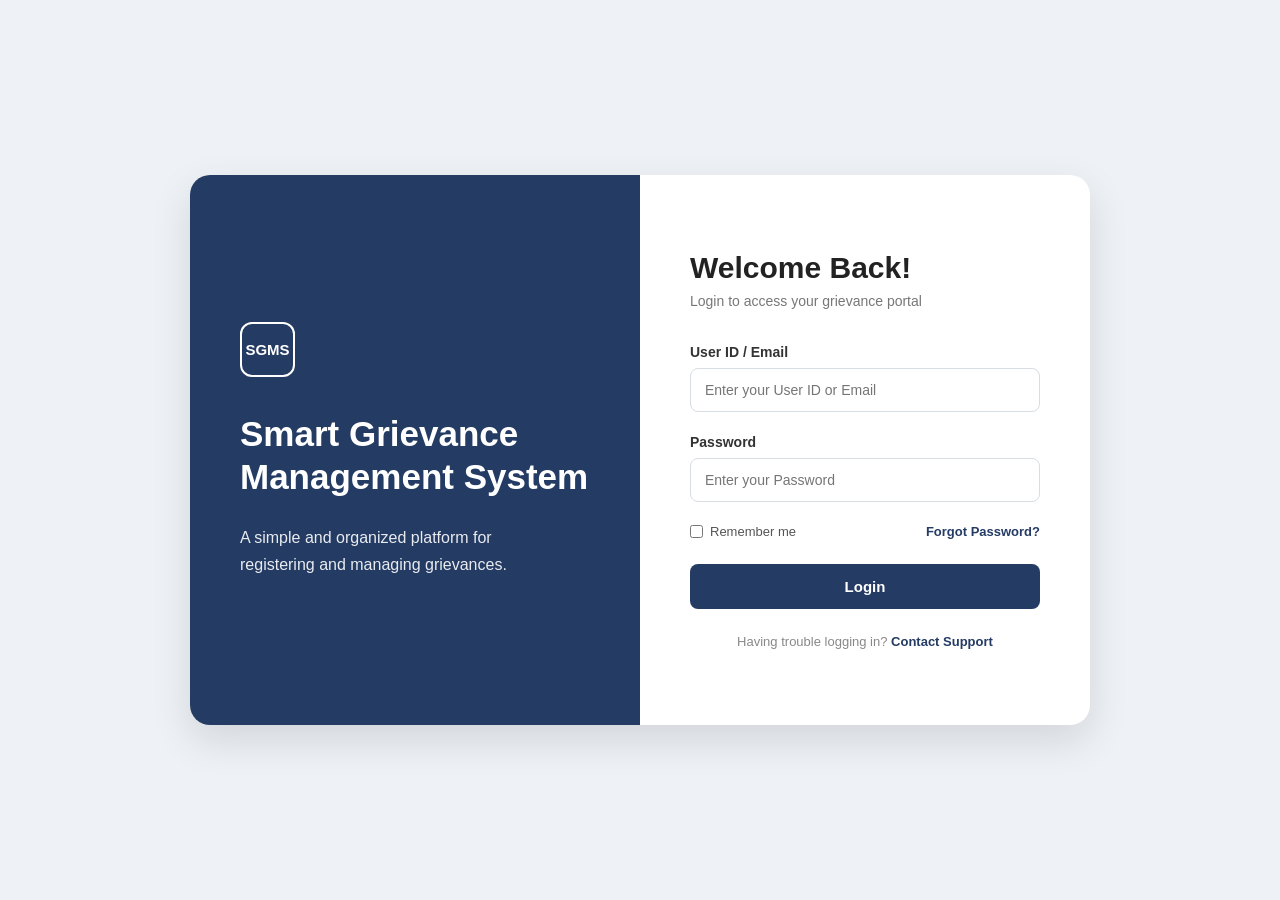
<file: index.html>
<!DOCTYPE html>
<html>
<head>
    <title>SGMS</title>
    <meta http-equiv="refresh" content="0; url=Login%20page/login_page.html">
</head>
<body>
    <p>Redirecting to SGMS Login...</p>
</body>
</html>
</file>
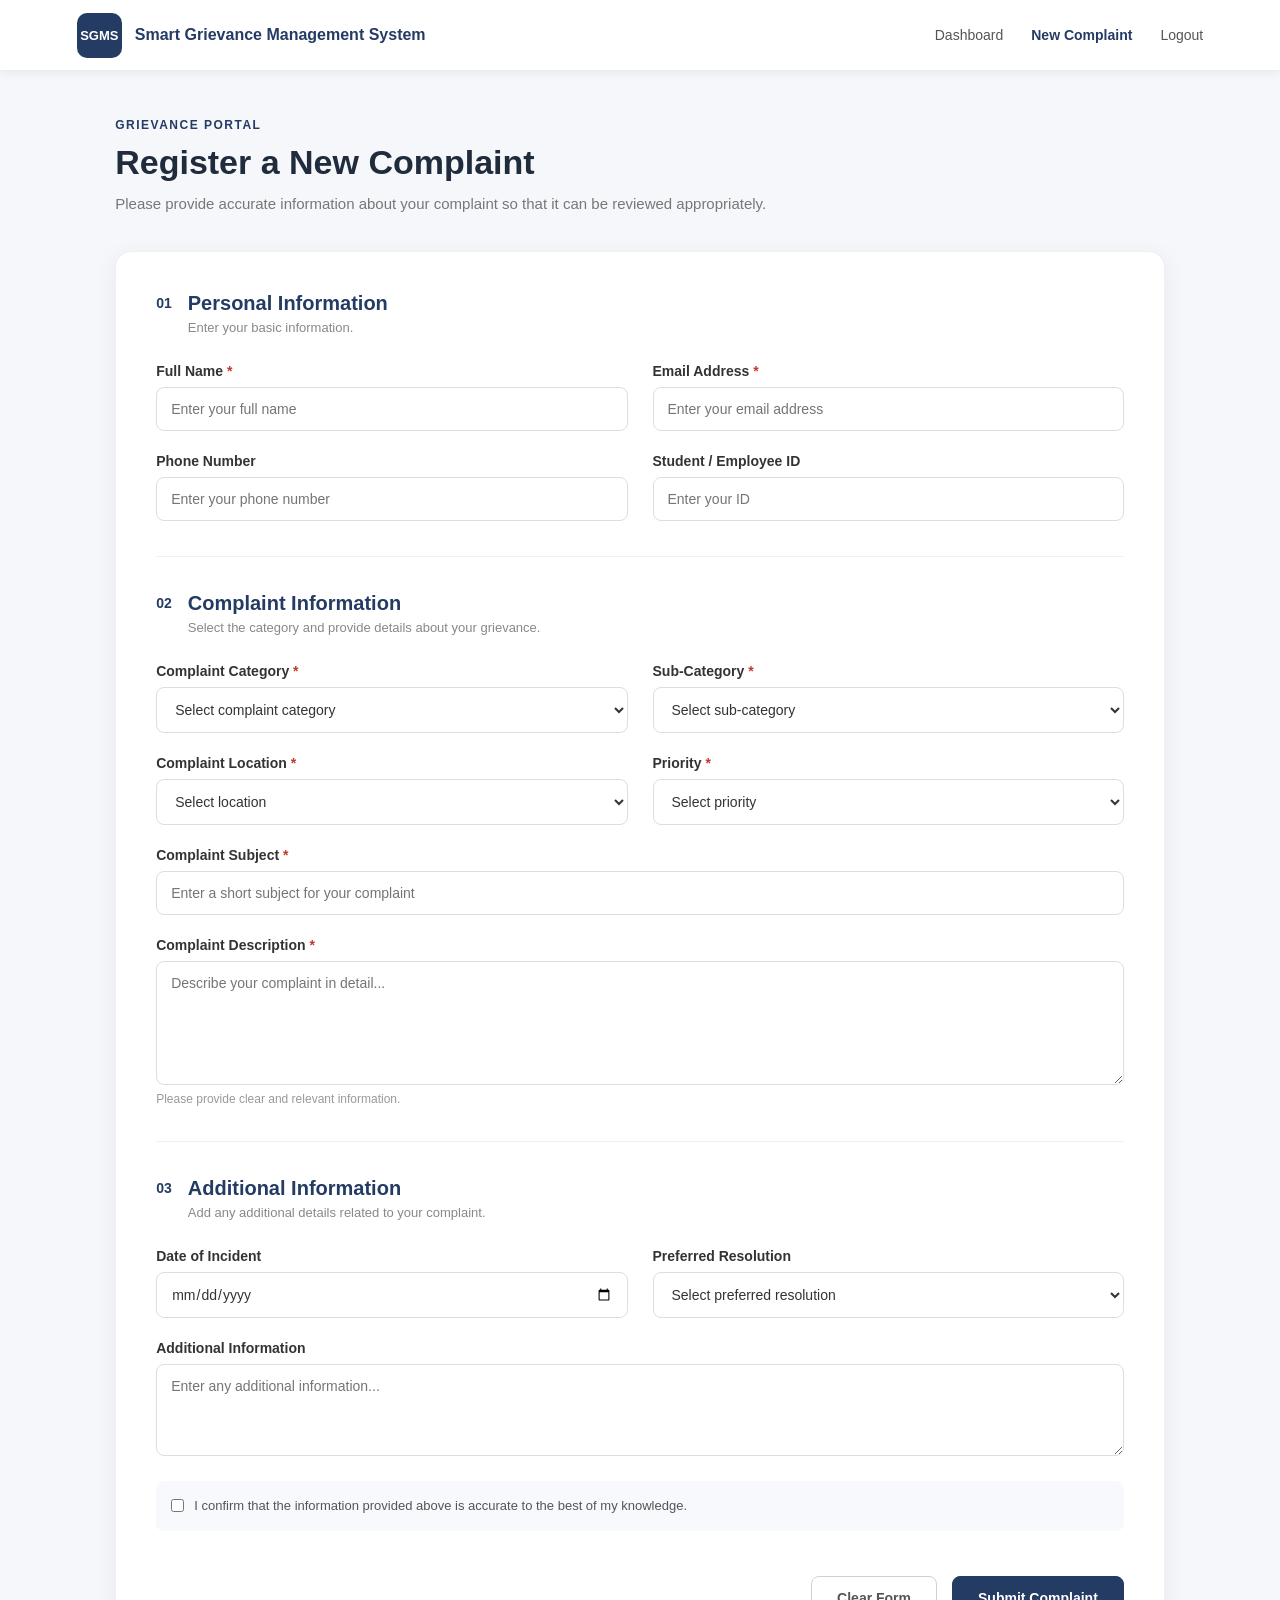
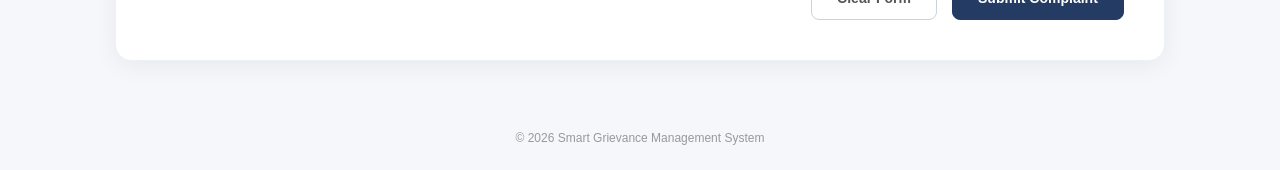
<file: new-complain.html>
<!DOCTYPE html>
<html lang="en">

<head>
    <meta charset="UTF-8">
    <meta name="viewport" content="width=device-width, initial-scale=1.0">

    <title>New Complaint | SGMS</title>

    <link rel="stylesheet" href="./new-complain.css">
</head>

<body>

    <!-- NAVBAR -->

    <nav class="navbar">

        <div class="brand">
            <div class="logo">SGMS</div>

            <span>
                Smart Grievance Management System
            </span>
        </div>

        <div class="nav-links">

            <a href="./dashboard.html">
                Dashboard
            </a>

            <a href="./new-complain.html" class="active">
                New Complaint
            </a>

            <a href="./index.html">
                Logout
            </a>

        </div>

    </nav>


    <!-- MAIN CONTENT -->

    <main class="complaint-container">

        <!-- PAGE HEADING -->

        <div class="page-heading">

            <span class="page-label">
                GRIEVANCE PORTAL
            </span>

            <h1>Register a New Complaint</h1>

            <p>
                Please provide accurate information about your
                complaint so that it can be reviewed appropriately.
            </p>

        </div>


        <!-- FORM -->

        <form class="complaint-form">


            <!-- SECTION 1 -->

            <section class="form-section">

                <div class="section-heading">

                    <span class="section-number">01</span>

                    <div>
                        <h2>Personal Information</h2>

                        <p>
                            Enter your basic information.
                        </p>
                    </div>

                </div>


                <div class="form-grid">

                    <div class="form-group">

                        <label for="name">
                            Full Name <span>*</span>
                        </label>

                        <input
                            type="text"
                            id="name"
                            placeholder="Enter your full name"
                            required
                        >

                    </div>


                    <div class="form-group">

                        <label for="email">
                            Email Address <span>*</span>
                        </label>

                        <input
                            type="email"
                            id="email"
                            placeholder="Enter your email address"
                            required
                        >

                    </div>


                    <div class="form-group">

                        <label for="phone">
                            Phone Number
                        </label>

                        <input
                            type="tel"
                            id="phone"
                            placeholder="Enter your phone number"
                        >

                    </div>


                    <div class="form-group">

                        <label for="id">
                            Student / Employee ID
                        </label>

                        <input
                            type="text"
                            id="id"
                            placeholder="Enter your ID"
                        >

                    </div>

                </div>

            </section>


            <!-- SECTION 2 -->

            <section class="form-section">

                <div class="section-heading">

                    <span class="section-number">02</span>

                    <div>
                        <h2>Complaint Information</h2>

                        <p>
                            Select the category and provide details
                            about your grievance.
                        </p>
                    </div>

                </div>


                <div class="form-grid">

                    <!-- CATEGORY -->

                    <div class="form-group">

                        <label for="category">
                            Complaint Category <span>*</span>
                        </label>

                        <select id="category" required>

                            <option value="">
                                Select complaint category
                            </option>

                            <option>Academic</option>
                            <option>Hostel</option>
                            <option>Infrastructure</option>
                            <option>Transport</option>
                            <option>Technical</option>
                            <option>Cleanliness</option>
                            <option>Security</option>
                            <option>Other</option>

                        </select>

                    </div>


                    <!-- SUB CATEGORY -->

                    <div class="form-group">

                        <label for="subcategory">
                            Sub-Category <span>*</span>
                        </label>

                        <select id="subcategory" required>

                            <option value="">
                                Select sub-category
                            </option>

                            <option>Faculty Related</option>
                            <option>Classroom</option>
                            <option>Examination</option>
                            <option>Hostel Facilities</option>
                            <option>Maintenance</option>
                            <option>Internet / Network</option>
                            <option>Transportation</option>
                            <option>Other</option>

                        </select>

                    </div>


                    <!-- LOCATION -->

                    <div class="form-group">

                        <label for="location">
                            Complaint Location <span>*</span>
                        </label>

                        <select id="location" required>

                            <option value="">
                                Select location
                            </option>

                            <option>Academic Block</option>
                            <option>Hostel</option>
                            <option>Library</option>
                            <option>Laboratory</option>
                            <option>Cafeteria</option>
                            <option>Sports Area</option>
                            <option>Campus</option>
                            <option>Transport</option>
                            <option>Other</option>

                        </select>

                    </div>


                    <!-- PRIORITY -->

                    <div class="form-group">

                        <label for="priority">
                            Priority <span>*</span>
                        </label>

                        <select id="priority" required>

                            <option value="">
                                Select priority
                            </option>

                            <option>Low</option>
                            <option>Medium</option>
                            <option>High</option>
                            <option>Urgent</option>

                        </select>

                    </div>

                </div>


                <!-- SUBJECT -->

                <div class="form-group full-width">

                    <label for="subject">
                        Complaint Subject <span>*</span>
                    </label>

                    <input
                        type="text"
                        id="subject"
                        placeholder="Enter a short subject for your complaint"
                        required
                    >

                </div>


                <!-- DESCRIPTION -->

                <div class="form-group full-width">

                    <label for="description">
                        Complaint Description <span>*</span>
                    </label>

                    <textarea
                        id="description"
                        rows="6"
                        placeholder="Describe your complaint in detail..."
                        required
                    ></textarea>

                    <small>
                        Please provide clear and relevant information.
                    </small>

                </div>

            </section>


            <!-- SECTION 3 -->

            <section class="form-section">

                <div class="section-heading">

                    <span class="section-number">03</span>

                    <div>
                        <h2>Additional Information</h2>

                        <p>
                            Add any additional details related to
                            your complaint.
                        </p>
                    </div>

                </div>


                <!-- DATE -->

                <div class="form-grid">

                    <div class="form-group">

                        <label for="date">
                            Date of Incident
                        </label>

                        <input
                            type="date"
                            id="date"
                        >

                    </div>


                    <!-- PREFERRED RESOLUTION -->

                    <div class="form-group">

                        <label for="resolution">
                            Preferred Resolution
                        </label>

                        <select id="resolution">

                            <option value="">
                                Select preferred resolution
                            </option>

                            <option>
                                Immediate Action
                            </option>

                            <option>
                                Investigation
                            </option>

                            <option>
                                Repair / Maintenance
                            </option>

                            <option>
                                Information / Clarification
                            </option>

                            <option>
                                Other
                            </option>

                        </select>

                    </div>

                </div>


                <!-- ADDITIONAL MESSAGE -->

                <div class="form-group full-width">

                    <label for="additional">
                        Additional Information
                    </label>

                    <textarea
                        id="additional"
                        rows="4"
                        placeholder="Enter any additional information..."
                    ></textarea>

                </div>


                <!-- DECLARATION -->

                <div class="declaration">

                    <label>

                        <input type="checkbox" required>

                        <span>
                            I confirm that the information provided
                            above is accurate to the best of my knowledge.
                        </span>

                    </label>

                </div>

            </section>


            <!-- BUTTONS -->

            <div class="form-actions">

                <button
                    type="reset"
                    class="clear-btn">
                    Clear Form
                </button>

                <button
                    type="submit"
                    class="submit-btn">
                    Submit Complaint
                </button>

            </div>


        </form>

    </main>


    <!-- FOOTER -->

    <footer>

        <p>
            © 2026 Smart Grievance Management System
        </p>

    </footer>

</body>
<script src="./new-complain.js"></script>
</html>
</file>
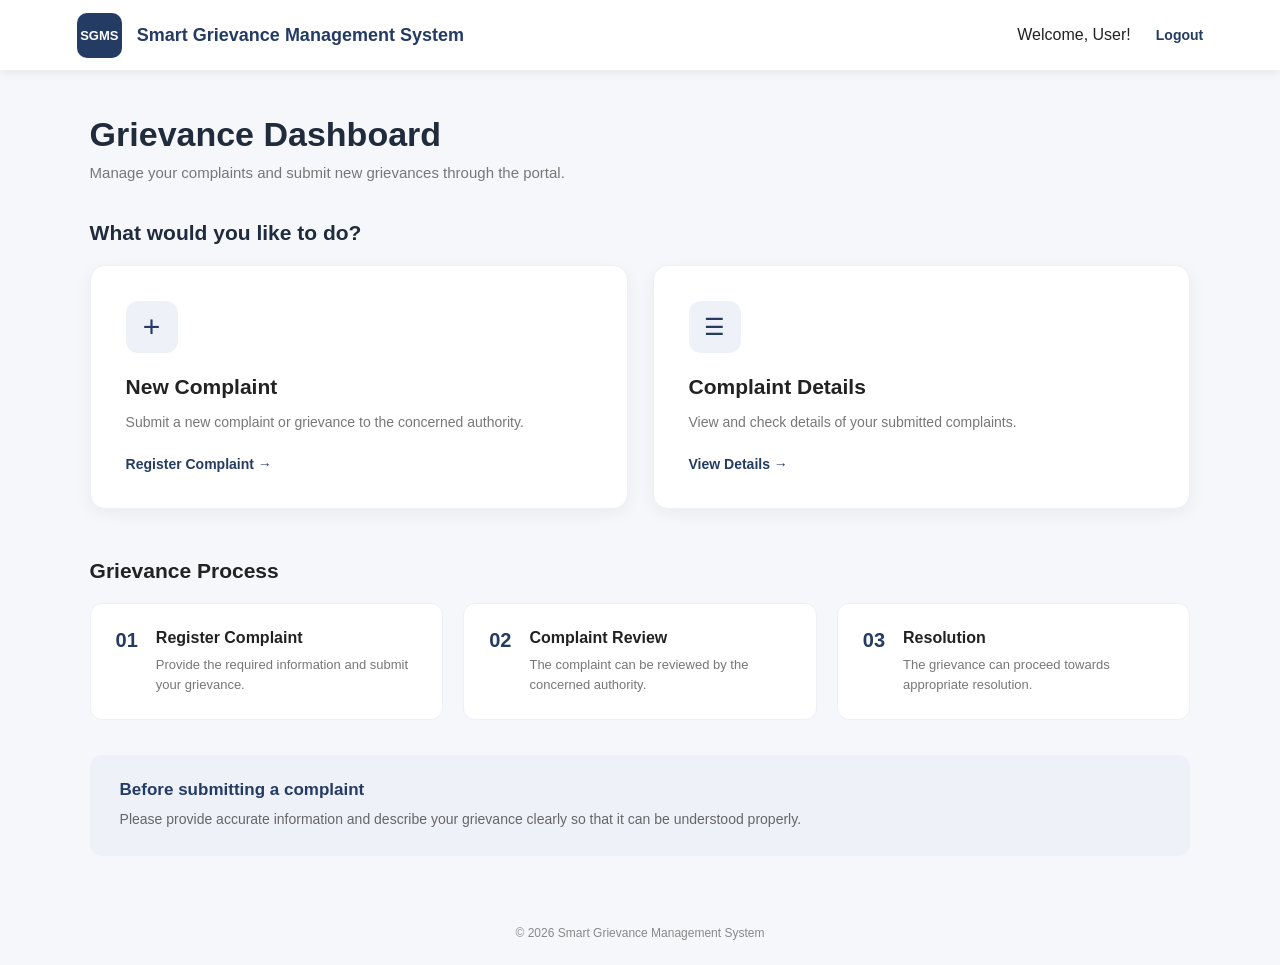
<file: dashboard/dashboard.html>
<!DOCTYPE html>
<html lang="en">

<head>
    <meta charset="UTF-8">
    <meta name="viewport" content="width=device-width, initial-scale=1.0">

    <title>Grievance Dashboard</title>

    <link rel="stylesheet" href="./dashboard.css">
</head>

<body>

    <!-- Navigation Bar -->

    <nav class="navbar">
        <div id="clock"></div>

        <div class="logo">
            SGMS
        </div>

        <div class="system-name">
            Smart Grievance Management System
        </div>

        <div class="nav-right">
            <div class="welcome-user">
    Welcome, <span id="userName">User</span>!
</div>
            <a href="../Login page/login_page.html" class="logout">Logout</a>
        </div>

    </nav>


    <!-- Main Dashboard -->

    <main class="dashboard">

        <!-- Welcome -->

        <section class="welcome">

            <div>
                <h1>Grievance Dashboard</h1>

                <p>
                    Manage your complaints and submit new grievances
                    through the portal.
                </p>
            </div>

        </section>


        <!-- Quick Action Cards -->

        <section class="action-section">

            <h2>What would you like to do?</h2>

            <div class="action-cards">


                <!-- New Complaint -->

                <div class="action-card">

                    <div class="icon">
                        +
                    </div>

                    <h3>New Complaint</h3>

                    <p>
                        Submit a new complaint or grievance
                        to the concerned authority.
                    </p>

                    <a href="../new-complain/new-complain.html">
                        Register Complaint →
                    </a>

                </div>


                <!-- Complaint Details -->

                <div class="action-card">

                    <div class="icon details-icon">
                        ☰
                    </div>

                    <h3>Complaint Details</h3>

                    <p>
                        View and check details of your
                        submitted complaints.
                    </p>

                    <a href="../complaint_details/details.html">
                        View Details →
                    </a>

                </div>

            </div>

        </section>


        <!-- Information Section -->

        <section class="information">

            <h2>Grievance Process</h2>

            <div class="process">


                <div class="process-step">

                    <div class="number">
                        01
                    </div>

                    <div>
                        <h3>Register Complaint</h3>

                        <p>
                            Provide the required information
                            and submit your grievance.
                        </p>
                    </div>

                </div>


                <div class="process-step">

                    <div class="number">
                        02
                    </div>

                    <div>
                        <h3>Complaint Review</h3>

                        <p>
                            The complaint can be reviewed
                            by the concerned authority.
                        </p>
                    </div>

                </div>


                <div class="process-step">

                    <div class="number">
                        03
                    </div>

                    <div>
                        <h3>Resolution</h3>

                        <p>
                            The grievance can proceed towards
                            appropriate resolution.
                        </p>
                    </div>

                </div>


            </div>

        </section>


        <!-- Important Information -->

        <section class="notice">

            <div>
                <h2>Before submitting a complaint</h2>

                <p>
                    Please provide accurate information and
                    describe your grievance clearly so that
                    it can be understood properly.
                </p>
            </div>

        </section>

    </main>


    <!-- Footer -->

    <footer>

        <p>
            © 2026 Smart Grievance Management System
        </p>

    </footer>
<script src="../dashboard/welcome.js"></script>

</body>

</html>
</file>
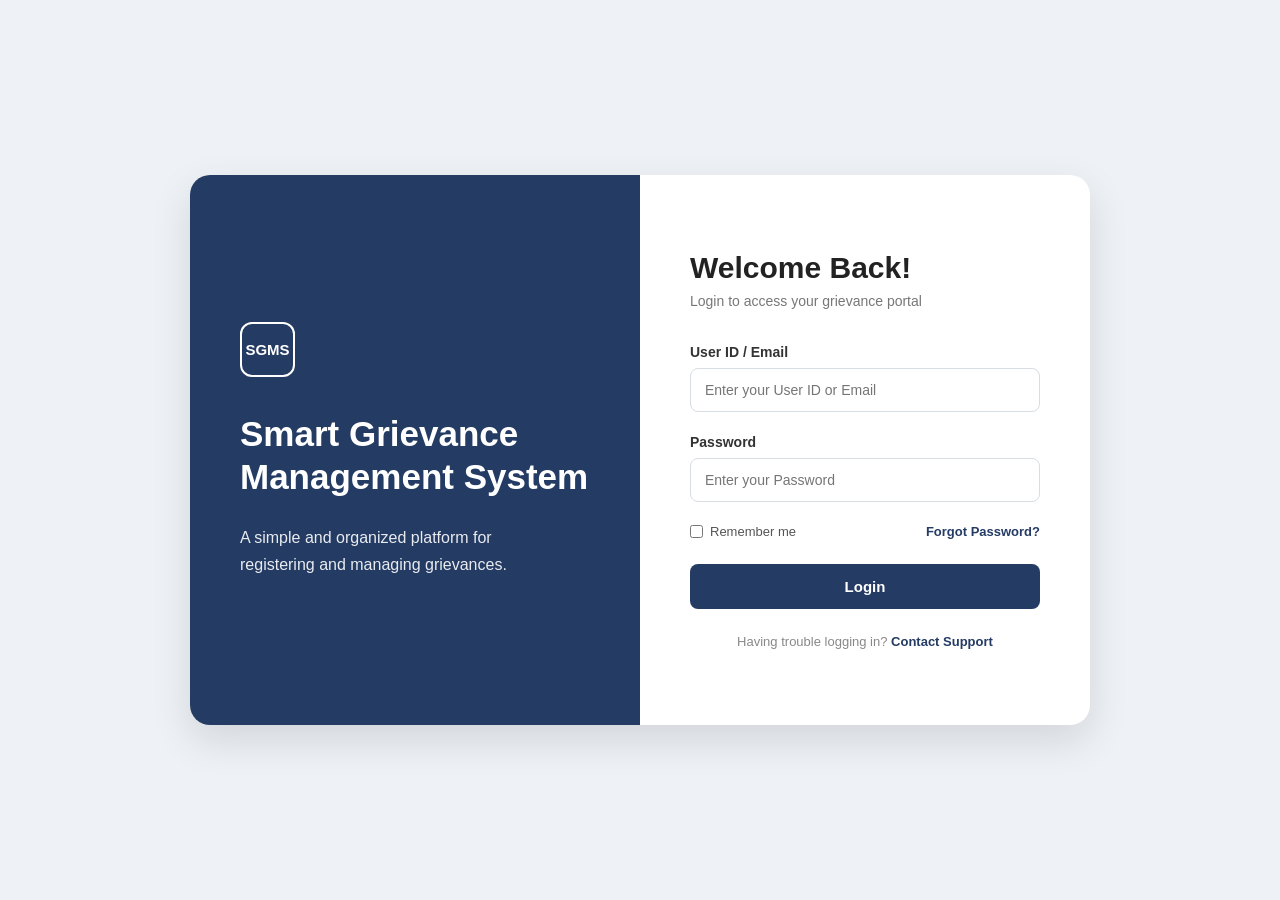
<file: Login page/login_page.html>
<!DOCTYPE html>
<html lang="en">
<head>
    <meta charset="UTF-8">
    <meta name="viewport" content="width=device-width, initial-scale=1.0">

    <title>Smart Grievance Management System</title>

    <link rel="stylesheet" href="login_page.css">
</head>

<body>

    <div class="login-container">

        <!-- Left Section -->
        <div class="welcome-section">

            <div class="logo">
                SGMS
            </div>

            <h1>Smart Grievance<br>Management System</h1>

            <p>
                A simple and organized platform for
                registering and managing grievances.
            </p>

        </div>


        <!-- Right Section -->
        <div class="login-section">

            <div class="login-box">

                <h2>Welcome Back!</h2>

                <p class="subtitle">
                    Login to access your grievance portal
                </p>


                <form action="../dashboard/dashboard.html" method="get">

                    <div class="input-group">

                        <label for="email">
                            User ID / Email
                        </label>

                        <input
                            type="text"
                            id="email"
                            placeholder="Enter your User ID or Email"
                            required
                        >

                    </div>


                    <div class="input-group">

                        <label for="password">
                            Password
                        </label>

                        <input
                            type="password"
                            id="password"
                            placeholder="Enter your Password"
                            required
                        >

                    </div>


                    <div class="login-options">

                        <label class="remember">
                            <input type="checkbox">
                            Remember me
                        </label>

                        <a href="#">Forgot Password?</a>

                    </div>


                    <button type="submit">
                        Login
                    </button>

                </form>


                <p class="help-text">
                    Having trouble logging in?
                    <a href="#">Contact Support</a>
                </p>

            </div>

        </div>

    </div>
<script src="./login_page.js"></script>

</body>
</html>
</file>
<file: new-complain.css>
* {
    margin: 0;
    padding: 0;
    box-sizing: border-box;
}

body {
    font-family: Arial, Helvetica, sans-serif;
    background-color: #f5f7fb;
    color: #222;
}


/* =========================
   NAVBAR
========================= */

.navbar {
    height: 70px;
    background-color: white;

    display: flex;
    align-items: center;

    padding: 0 6%;

    box-shadow: 0 2px 10px rgba(0, 0, 0, 0.07);
}

.brand {
    display: flex;
    align-items: center;
    gap: 13px;

    color: #243b64;
    font-weight: 600;
}

.logo {
    width: 45px;
    height: 45px;

    background-color: #243b64;
    color: white;

    border-radius: 10px;

    display: flex;
    align-items: center;
    justify-content: center;

    font-size: 13px;
    font-weight: bold;
}

.nav-links {
    margin-left: auto;

    display: flex;
    align-items: center;

    gap: 28px;
}

.nav-links a {
    color: #555;

    text-decoration: none;

    font-size: 14px;

    transition: 0.2s;
}

.nav-links a:hover {
    color: #243b64;
}

.nav-links .active {
    color: #243b64;

    font-weight: 600;
}


/* =========================
   MAIN CONTAINER
========================= */

.complaint-container {
    width: 82%;
    max-width: 1100px;

    margin: 45px auto;
}


/* =========================
   PAGE HEADING
========================= */

.page-heading {
    margin-bottom: 35px;
}

.page-label {
    font-size: 12px;

    color: #243b64;

    font-weight: bold;

    letter-spacing: 1.5px;
}

.page-heading h1 {
    font-size: 34px;

    color: #202b3c;

    margin: 10px 0;
}

.page-heading p {
    color: #777;

    font-size: 15px;

    line-height: 1.6;
}


/* =========================
   FORM
========================= */

.complaint-form {
    background-color: white;

    border-radius: 16px;

    padding: 40px;

    box-shadow: 0 5px 25px rgba(0, 0, 0, 0.06);

    border: 1px solid #edf0f5;
}


/* =========================
   FORM SECTION
========================= */

.form-section {
    padding-bottom: 35px;

    margin-bottom: 35px;

    border-bottom: 1px solid #edf0f5;
}

.form-section:last-of-type {
    border-bottom: none;

    margin-bottom: 0;
}


/* =========================
   SECTION HEADING
========================= */

.section-heading {
    display: flex;

    gap: 16px;

    align-items: flex-start;

    margin-bottom: 28px;
}

.section-number {
    color: #243b64;

    font-size: 14px;

    font-weight: bold;

    padding-top: 3px;
}

.section-heading h2 {
    font-size: 20px;

    color: #243b64;

    margin-bottom: 5px;
}

.section-heading p {
    color: #888;

    font-size: 13px;
}


/* =========================
   FORM GRID
========================= */

.form-grid {
    display: grid;

    grid-template-columns: 1fr 1fr;

    gap: 22px 25px;
}


/* =========================
   FORM GROUP
========================= */

.form-group {
    display: flex;

    flex-direction: column;
}

.form-group label {
    font-size: 14px;

    font-weight: 600;

    color: #333;

    margin-bottom: 8px;
}

.form-group label span {
    color: #c0392b;
}

.form-group input,
.form-group select,
.form-group textarea {
    width: 100%;

    padding: 13px 14px;

    border: 1px solid #d9dee7;

    border-radius: 8px;

    background-color: white;

    font-family: inherit;

    font-size: 14px;

    color: #333;

    outline: none;

    transition: 0.2s;
}

.form-group input:focus,
.form-group select:focus,
.form-group textarea:focus {
    border-color: #243b64;

    box-shadow: 0 0 0 3px rgba(36, 59, 100, 0.08);
}

.form-group textarea {
    resize: vertical;
}

.form-group small {
    margin-top: 7px;

    color: #999;

    font-size: 12px;
}


/* =========================
   FULL WIDTH
========================= */

.full-width {
    margin-top: 22px;
}


/* =========================
   DECLARATION
========================= */

.declaration {
    margin-top: 25px;

    padding: 15px;

    background-color: #f7f9fc;

    border-radius: 8px;
}

.declaration label {
    display: flex;

    align-items: flex-start;

    gap: 10px;

    color: #555;

    font-size: 13px;

    line-height: 1.5;
}

.declaration input {
    margin-top: 3px;

    accent-color: #243b64;
}


/* =========================
   BUTTONS
========================= */

.form-actions {
    display: flex;

    justify-content: flex-end;

    gap: 15px;

    padding-top: 10px;
}

.form-actions button {
    padding: 13px 25px;

    border-radius: 8px;

    font-size: 14px;

    font-weight: 600;

    cursor: pointer;

    transition: 0.2s;
}

.clear-btn {
    background-color: white;

    border: 1px solid #ccd2dc;

    color: #555;
}

.clear-btn:hover {
    background-color: #f5f6f8;
}

.submit-btn {
    background-color: #243b64;

    border: 1px solid #243b64;

    color: white;
}

.submit-btn:hover {
    background-color: #1b2f52;

    transform: translateY(-1px);
}


/* =========================
   FOOTER
========================= */

footer {
    text-align: center;

    padding: 25px;

    color: #999;

    font-size: 12px;
}


/* =========================
   RESPONSIVE
========================= */

@media (max-width: 768px) {

    .navbar {
        height: auto;

        padding: 15px 5%;

        flex-wrap: wrap;

        gap: 15px;
    }

    .nav-links {
        width: 100%;

        margin-left: 0;

        justify-content: center;

        flex-wrap: wrap;

        gap: 18px;
    }

    .complaint-container {
        width: 92%;
    }

    .complaint-form {
        padding: 25px;
    }

    .form-grid {
        grid-template-columns: 1fr;
    }

    .page-heading h1 {
        font-size: 28px;
    }

    .form-actions {
        flex-direction: column;
    }

    .form-actions button {
        width: 100%;
    }
}


@media (max-width: 480px) {

    .brand span {
        font-size: 14px;
    }

    .complaint-form {
        padding: 20px;
    }

    .section-heading h2 {
        font-size: 18px;
    }

}
</file>
<file: dashboard/dashboard.css>
* {
    margin: 0;
    padding: 0;
    box-sizing: border-box;
}

body {
    font-family: Arial, Helvetica, sans-serif;
    background-color: #f5f7fb;
    color: #222;
}


/* NAVBAR */

.navbar {
    height: 70px;

    background-color: white;

    display: flex;
    align-items: center;

    padding: 0 6%;

    box-shadow: 0 2px 10px rgba(0, 0, 0, 0.08);
}


.logo {
    width: 45px;
    height: 45px;

    border-radius: 10px;

    background-color: #243b64;

    color: white;

    display: flex;
    align-items: center;
    justify-content: center;

    font-size: 13px;
    font-weight: bold;
}


.system-name {
    margin-left: 15px;

    font-size: 18px;
    font-weight: 600;

    color: #243b64;
}


.nav-right {
    margin-left: auto;

    display: flex;
    align-items: center;

    gap: 25px;
}


.user-name {
    font-size: 14px;
    color: #555;
}


.logout {
    text-decoration: none;

    color: #243b64;

    font-size: 14px;
    font-weight: 600;
}


/* DASHBOARD */

.dashboard {
    width: 86%;

    max-width: 1200px;

    margin: 45px auto;
}


/* WELCOME */

.welcome {
    margin-bottom: 40px;
}


.welcome h1 {
    font-size: 34px;

    color: #202b3c;

    margin-bottom: 10px;
}


.welcome p {
    color: #777;

    font-size: 15px;
}


/* ACTION SECTION */

.action-section h2 {
    font-size: 21px;

    margin-bottom: 20px;

    color: #202b3c;
}


.action-cards {
    display: flex;

    gap: 25px;
}


.action-card {
    flex: 1;

    background-color: white;

    padding: 35px;

    border-radius: 15px;

    border: 1px solid #edf0f5;

    box-shadow: 0 5px 18px rgba(0, 0, 0, 0.05);

    transition: 0.25s;
}


.action-card:hover {
    transform: translateY(-4px);

    box-shadow: 0 10px 25px rgba(0, 0, 0, 0.09);
}


.icon {
    width: 52px;
    height: 52px;

    border-radius: 12px;

    background-color: #eef2f8;

    color: #243b64;

    display: flex;
    align-items: center;
    justify-content: center;

    font-size: 30px;

    margin-bottom: 22px;
}


.details-icon {
    font-size: 23px;
}


.action-card h3 {
    font-size: 21px;

    margin-bottom: 12px;
}


.action-card p {
    color: #777;

    font-size: 14px;

    line-height: 1.6;

    margin-bottom: 22px;

    max-width: 450px;
}


.action-card a {
    color: #243b64;

    text-decoration: none;

    font-size: 14px;

    font-weight: 600;
}


.action-card a:hover {
    text-decoration: underline;
}


/* PROCESS */

.information {
    margin-top: 50px;
}


.information h2 {
    font-size: 21px;

    margin-bottom: 20px;
}


.process {
    display: flex;

    gap: 20px;
}


.process-step {
    flex: 1;

    background-color: white;

    border-radius: 12px;

    padding: 25px;

    display: flex;

    gap: 18px;

    border: 1px solid #edf0f5;
}


.number {
    font-size: 20px;

    font-weight: bold;

    color: #243b64;
}


.process-step h3 {
    font-size: 16px;

    margin-bottom: 8px;
}


.process-step p {
    color: #777;

    font-size: 13px;

    line-height: 1.5;
}


/* NOTICE */

.notice {
    margin-top: 35px;

    background-color: #eef2f8;

    border-radius: 12px;

    padding: 25px 30px;
}


.notice h2 {
    font-size: 17px;

    margin-bottom: 8px;

    color: #243b64;
}


.notice p {
    font-size: 14px;

    color: #666;

    line-height: 1.6;
}


/* FOOTER */

footer {
    text-align: center;

    padding: 25px;

    color: #888;

    font-size: 12px;
}


/* RESPONSIVE */

@media (max-width: 768px) {

    .navbar {
        height: auto;

        padding: 15px 5%;

        flex-wrap: wrap;

        gap: 12px;
    }


    .system-name {
        font-size: 15px;
    }


    .nav-right {
        width: 100%;

        margin-left: 0;

        justify-content: space-between;
    }


    .action-cards,
    .process {
        flex-direction: column;
    }


    .dashboard {
        width: 90%;
    }


    .welcome h1 {
        font-size: 28px;
    }

}
</file>
<file: Login page/login_page.css>
* {
    margin: 0;
    padding: 0;
    box-sizing: border-box;
}

body {
    font-family: Arial, Helvetica, sans-serif;
    background-color: #eef2f7;
    min-height: 100vh;
}


/* MAIN CONTAINER */

.login-container {
    width: 900px;
    min-height: 550px;

    position: absolute;
    top: 50%;
    left: 50%;

    transform: translate(-50%, -50%);

    display: flex;

    background-color: white;

    border-radius: 20px;

    overflow: hidden;

    box-shadow: 0 15px 40px rgba(0, 0, 0, 0.12);
}


/* LEFT / WELCOME SECTION */

.welcome-section {
    width: 50%;

    background-color: #243b64;

    color: white;

    padding: 60px 50px;

    display: flex;
    flex-direction: column;
    justify-content: center;
}


.logo {
    width: 55px;
    height: 55px;

    display: flex;
    align-items: center;
    justify-content: center;

    border: 2px solid white;
    border-radius: 12px;

    font-size: 15px;
    font-weight: bold;

    margin-bottom: 35px;
}


.welcome-section h1 {
    font-size: 35px;
    line-height: 1.25;

    margin-bottom: 25px;
}


.welcome-section p {
    font-size: 16px;
    line-height: 1.7;

    max-width: 330px;

    opacity: 0.9;
}


/* RIGHT / LOGIN SECTION */

.login-section {
    width: 50%;

    padding: 55px 50px;

    display: flex;
    align-items: center;
}


.login-box {
    width: 100%;
}


.login-box h2 {
    font-size: 30px;

    color: #222;

    margin-bottom: 8px;
}


.subtitle {
    color: #777;

    font-size: 14px;

    margin-bottom: 35px;
}


/* INPUTS */

.input-group {
    margin-bottom: 22px;
}


.input-group label {
    display: block;

    font-size: 14px;

    font-weight: 600;

    color: #333;

    margin-bottom: 8px;
}


.input-group input {
    width: 100%;

    padding: 13px 14px;

    border: 1px solid #d8dce3;

    border-radius: 8px;

    outline: none;

    font-size: 14px;

    transition: 0.2s;
}


.input-group input:focus {
    border-color: #243b64;

    box-shadow: 0 0 0 3px rgba(36, 59, 100, 0.08);
}


/* LOGIN OPTIONS */

.login-options {
    display: flex;

    justify-content: space-between;

    align-items: center;

    margin: 5px 0 25px;
}


.remember {
    display: flex;

    align-items: center;

    gap: 7px;

    font-size: 13px;

    color: #555;
}


.remember input {
    accent-color: #243b64;
}


.login-options a {
    text-decoration: none;

    color: #243b64;

    font-size: 13px;

    font-weight: 600;
}


.login-options a:hover {
    text-decoration: underline;
}


/* LOGIN BUTTON */

button {
    width: 100%;

    padding: 14px;

    border: none;

    border-radius: 8px;

    background-color: #243b64;

    color: white;

    font-size: 15px;

    font-weight: 600;

    cursor: pointer;

    transition: 0.2s;
}


button:hover {
    background-color: #1b2f52;

    transform: translateY(-1px);
}


/* SUPPORT TEXT */

.help-text {
    text-align: center;

    margin-top: 25px;

    font-size: 13px;

    color: #888;
}


.help-text a {
    color: #243b64;

    text-decoration: none;

    font-weight: 600;
}


/* RESPONSIVE DESIGN */

@media (max-width: 768px) {

    .login-container {
        width: 90%;

        position: relative;

        top: auto;
        left: auto;

        transform: none;

        margin: 40px auto;

        flex-direction: column;
    }


    .welcome-section,
    .login-section {
        width: 100%;
    }


    .welcome-section {
        padding: 40px;
    }


    .login-section {
        padding: 40px;
    }


    .welcome-section h1 {
        font-size: 28px;
    }

}


@media (max-width: 480px) {

    .login-container {
        width: 94%;
    }


    .welcome-section,
    .login-section {
        padding: 30px;
    }


    .login-options {
        flex-direction: column;

        align-items: flex-start;

        gap: 12px;
    }

}
</file>
